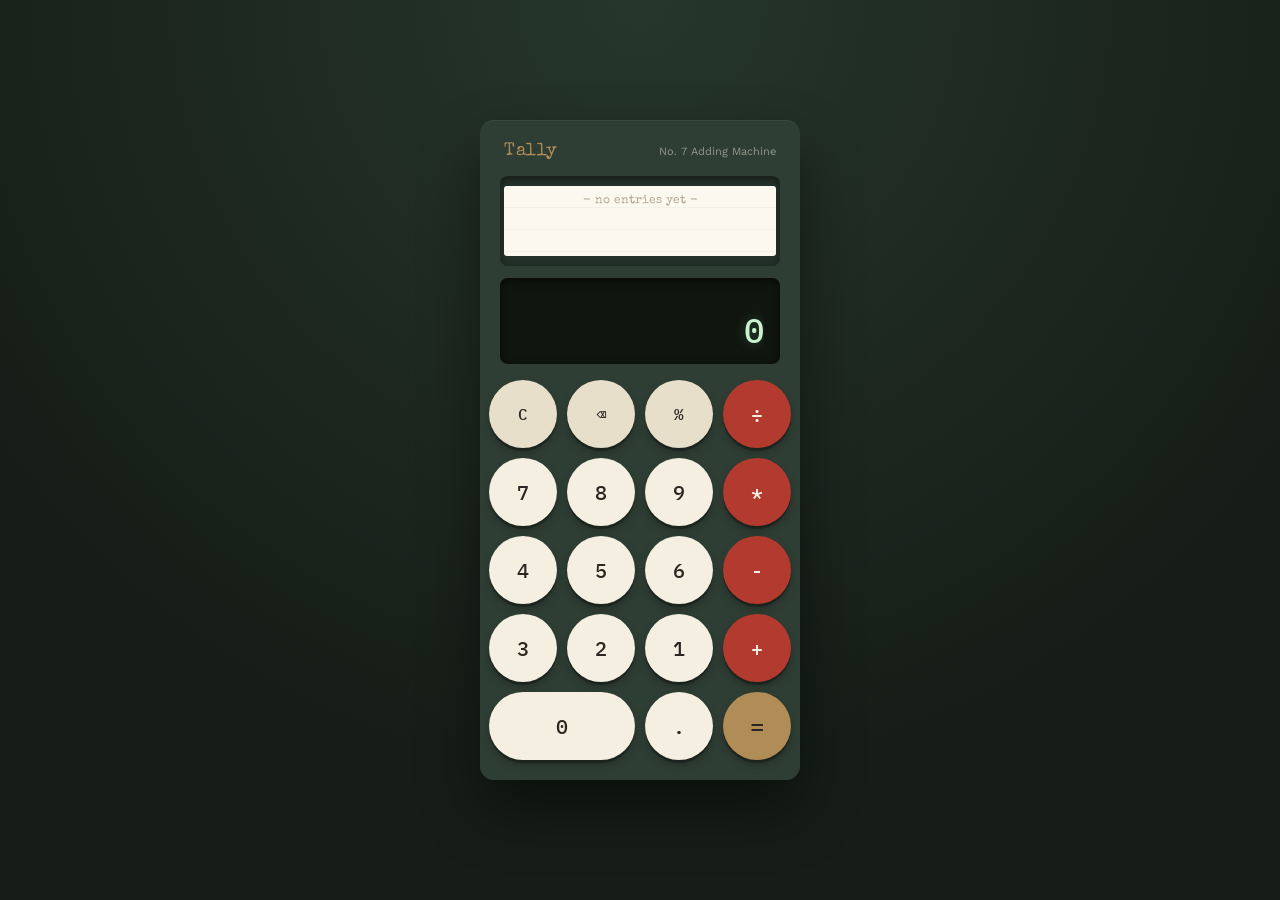
<file: OIBSIP-WebDev-L2-Calculator/index.html>
<!doctype html>
<html lang="en">
  <head>
    <meta charset="UTF-8">
    <meta name="viewport" content="width=device-width, initial-scale=1.0">
    <title> Calculator </title>
    <link rel="preconnect" href="https://fonts.googleapis.com">
    <link rel="preconnect" href="https://fonts.gstatic.com" crossorigin>
    <link href="https://fonts.googleapis.com/css2?family=IBM+Plex+Mono:wght@400;500;600&family=Special+Elite&family=Work+Sans:wght@400;500;600&display=swap" rel="stylesheet">
    <link rel="stylesheet" href="style.css">
  </head>
</body>
<main class="machine">
  <header class="machine-label">
    <span class="brand">Tally</span>
    <span class="model"> No. 7 Adding Machine</span>
  </header>

  <section class="tape-window" aria-label="Calculation history">
    <div class="tape" id="tape">
      <p class="tape-line tape-empty" id="tapeEmpty">- no entries yet -</p>
    </div>
    </section>
    
    <section class="display-panel">
      <div class="display-secondary" id="displaySecondary" aria-live="polite"></div>
      <div class="display-main" id="displayMain" aria-live="polite"></div>
      </section>

      <section class="keypad" id="keypad">
        <button class="key key-func" data-action="clear">C</button>
        <button class="key key-func" data-action="backspace">⌫</button>
        <button class="key key-func" data-action="percent">%</button>
        <button class="key key-op" data-action="op"  data-op="÷">÷</button>

        <button class="key key-num" data-action="num" data-num="7">7</button>
        <button class="key key-num" data-action="num" data-num="8">8</button>
        <button class="key key-num" data-action="num" data-num="9">9</button>
        <button class="key key-op" data-action="op" data-op="*">*</button>

        <button class="key key-num" data-action="num" data-num="4">4</button>
        <button class="key key-num" data-action="num" data-num="5">5</button>
        <button class="key key-num" data-action="num" data-num="6">6</button>
        <button class="key key-op" data-action="op" data-op="-">-</button>

        <button class="key key-num" data-action="num" data-num="3">3</button>
        <button class="key key-num" data-action="num" data-num="2">2</button>
        <button class="key key-num" data-action="num" data-num="1">1</button>
        <button class="key key-op" data-action="op" data-op="+">+</button>

        <button class="key key-num key-zero" data-action="num" data-num="0">0</button>
      <button class="key key-num" data-action="decimal">.</button>
      <button class="key key-equals" data-action="equals">=</button>
    </section>
  </main>
  <script src="script.js"></script>
</body>
</html>
</file>
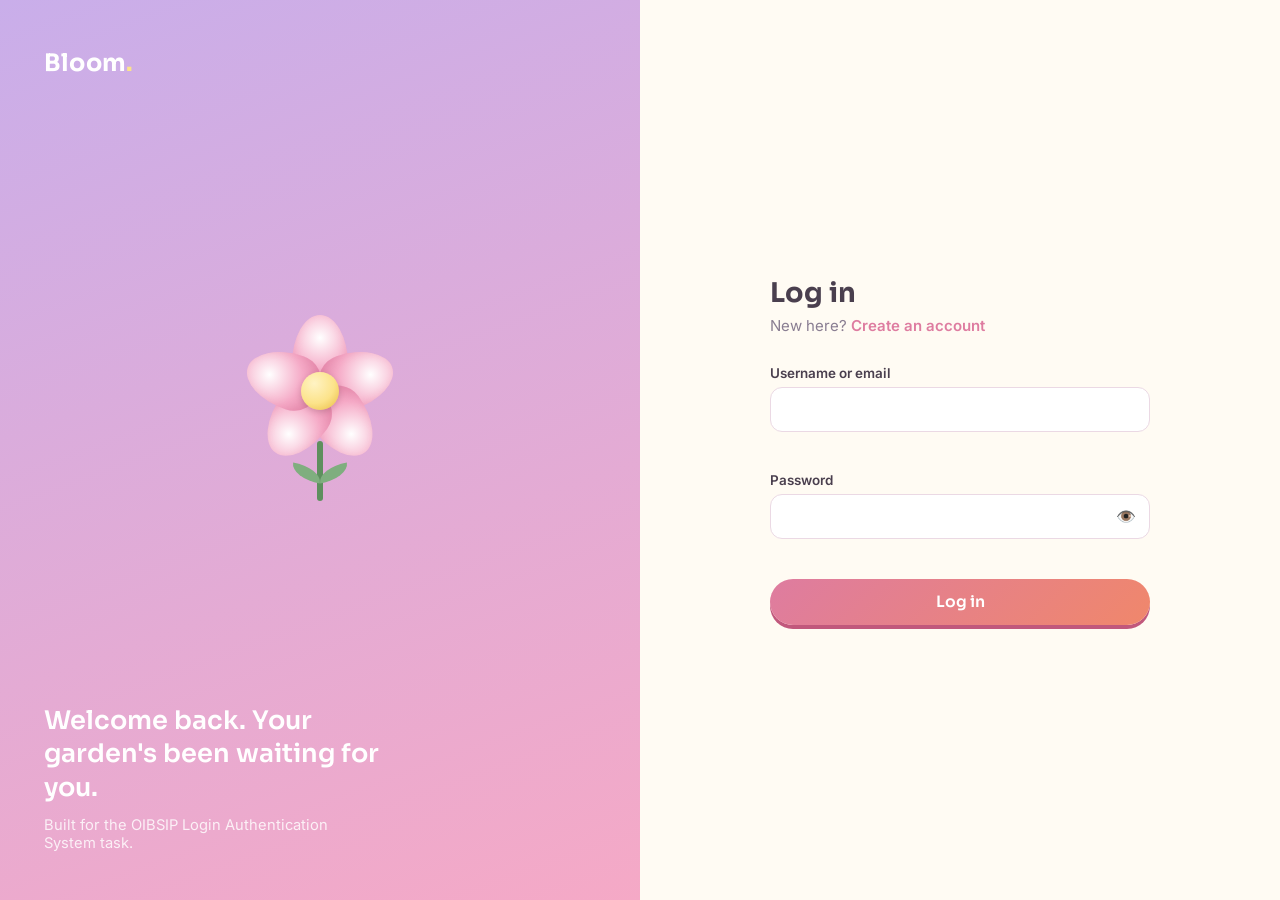
<file: WebDev-L2-Login-Authentication-System/index.html>
<!doctype html>
<html lang="en">
  <head>
    <meta charset="UTF-8" />
    <meta name="viewport" content="width=device-width, initial-scale=1.0" />
    <title>Log in</title>
    <link rel="preconnect" href="https://fonts.googleapis.com" />
    <link rel="preconnect" href="https://fonts.gstatic.com" crossorigin />
    <link
      href="https://fonts.googleapis.com/css2?family=Sora:wght@600;700&family=Inter:wght@400;500;600;700&display=swap"
      rel="stylesheet"
    />
    <link rel="stylesheet" href="style.css" />
  </head>
  <body>
    <div class="auth-shell">
      <div class="brand-panel">
        <div class="petal-field" aria-hidden="true">
          <span
            class="petal"
            style="left: 6%; animation-duration: 9s; animation-delay: 0s"
            >🌸</span
          >
          <span
            class="petal"
            style="left: 22%; animation-duration: 11s; animation-delay: 2s"
            >🌷</span
          >
          <span
            class="petal"
            style="left: 40%; animation-duration: 8s; animation-delay: 4s"
            >🌼</span
          >
          <span
            class="petal"
            style="left: 65%; animation-duration: 10s; animation-delay: 1s"
            >🌺</span
          >
          <span
            class="petal"
            style="left: 82%; animation-duration: 9.5s; animation-delay: 3s"
            >🌸</span
          >
        </div>

        <div class="brand-mark">Bloom<span>.</span></div>

        <div class="flower-illustration" aria-hidden="true">
          <div class="stem"></div>
          <div class="leaf leaf-left"></div>
          <div class="leaf leaf-right"></div>
          <div class="bloom">
            <div class="petal"></div>
            <div class="petal"></div>
            <div class="petal"></div>
            <div class="petal"></div>
            <div class="petal"></div>
            <div class="center"></div>
          </div>
        </div>

        <div class="brand-tagline">
          <h2>Welcome back. Your garden's been waiting for you.</h2>
          <p>Built for the OIBSIP Login Authentication System task.</p>
        </div>
      </div>

      <div class="form-panel">
        <div class="form-card">
          <h1>Log in</h1>
          <p class="subtext">
            New here? <a href="register.html">Create an account</a>
          </p>

          <div class="form-banner" id="formBanner" role="alert"></div>

          <form id="loginForm" novalidate>
            <div class="field" id="identifierField">
              <label for="identifier">Username or email</label>
              <input
                type="text"
                id="identifier"
                name="identifier"
                required
                autocomplete="username"
              />
              <p class="field-error" id="identifierError"></p>
            </div>

            <div class="field" id="passwordField">
              <label for="password">Password</label>
              <div class="password-wrap">
                <input
                  type="password"
                  id="password"
                  name="password"
                  required
                  autocomplete="current-password"
                />
                <button
                  type="button"
                  class="toggle-visibility"
                  data-target="password"
                  aria-label="Show password"
                >
                  👁️
                </button>
              </div>
              <p class="field-error" id="passwordError"></p>
            </div>

            <button type="submit" class="btn-primary" id="loginBtn">
              Log in
            </button>
          </form>
        </div>
      </div>
    </div>

    <script src="auth.js"></script>
    <script>
      (function () {
        const form = document.getElementById("loginForm");
        const identifierInput = document.getElementById("identifier");
        const passwordInput = document.getElementById("password");
        const banner = document.getElementById("formBanner");
        const loginBtn = document.getElementById("loginBtn");

        function setBanner(message, type) {
          banner.textContent = message;
          banner.className = `form-banner show ${type}`;
        }

        function clearFieldError(fieldId, errorId) {
          document.getElementById(fieldId).classList.remove("has-error");
          document.getElementById(errorId).textContent = "";
        }

        function setFieldError(fieldId, errorId, message) {
          document.getElementById(fieldId).classList.add("has-error");
          document.getElementById(errorId).textContent = message;
        }

        document.querySelectorAll(".toggle-visibility").forEach((btn) => {
          btn.addEventListener("click", () => {
            const target = document.getElementById(btn.dataset.target);
            const isHidden = target.type === "password";
            target.type = isHidden ? "text" : "password";
            btn.textContent = isHidden ? "🙈" : "👁️";
          });
        });

        // If already logged in, skip straight to the dashboard.
        if (getSession()) {
          window.location.href = "dashboard.html";
        }

        form.addEventListener("submit", async (e) => {
          e.preventDefault();
          banner.className = "form-banner";
          clearFieldError("identifierField", "identifierError");
          clearFieldError("passwordField", "passwordError");

          const identifier = identifierInput.value.trim();
          const password = passwordInput.value;

          let hasError = false;
          if (!identifier) {
            setFieldError(
              "identifierField",
              "identifierError",
              "Enter your username or email.",
            );
            hasError = true;
          }
          if (!password) {
            setFieldError(
              "passwordField",
              "passwordError",
              "Enter your password.",
            );
            hasError = true;
          }
          if (hasError) return;

          loginBtn.disabled = true;
          loginBtn.textContent = "Checking…";

          const result = await verifyLogin({ identifier, password });

          if (!result.ok) {
            setBanner(result.message, "error");
            loginBtn.disabled = false;
            loginBtn.textContent = "Log in";
            return;
          }

          startSession(result.user.username);
          setBanner("Welcome back! Redirecting…", "success");
          setTimeout(() => {
            window.location.href = "dashboard.html";
          }, 700);
        });
      })();
    </script>
  </body>
</html>
</file>
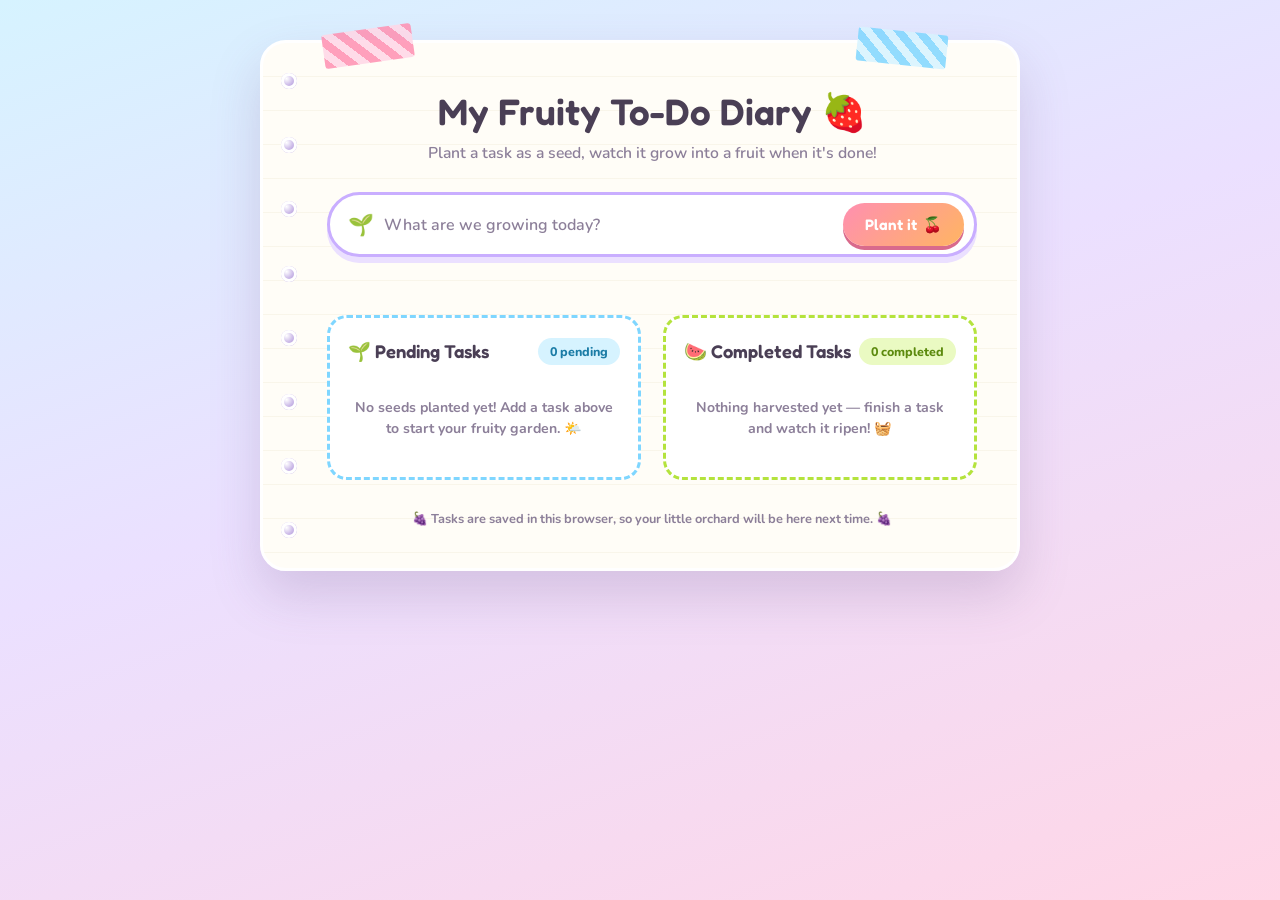
<file: WebDev-L2-ToDoApp/index.html>
<!doctype html>
<html lang="en">
  <head>
    <meta charset="UTF-8" />
    <meta name="viewport" content="width=device-width, initial-scale=1.0" />
    <title>To-Do Diary 🍓</title>
    <link rel="preconnect" href="https://fonts.googleapis.com" />
    <link rel="preconnect" href="https://fonts.gstatic.com" crossorigin />
    <link
      href="https://fonts.googleapis.com/css2?family=Fredoka:wght@500;600;700&family=Nunito:wght@400;600;700;800&display=swap"
      rel="stylesheet"
    />
    <link rel="stylesheet" href="style.css" />
  </head>
  <body>
    <!-- floating decorative fruits -->
    <div class="fruit-sky" aria-hidden="true">
      <span
        class="floaty"
        style="left: 4%; animation-duration: 9s; animation-delay: 0s"
        >🍓</span
      >
      <span
        class="floaty"
        style="left: 15%; animation-duration: 11s; animation-delay: 1.5s"
        >🍋</span
      >
      <span
        class="floaty"
        style="left: 28%; animation-duration: 8s; animation-delay: 3s"
        >🍊</span
      >
      <span
        class="floaty"
        style="left: 70%; animation-duration: 10s; animation-delay: 0.8s"
        >🍇</span
      >
      <span
        class="floaty"
        style="left: 85%; animation-duration: 9.5s; animation-delay: 2.2s"
        >🥝</span
      >
      <span
        class="floaty"
        style="left: 92%; animation-duration: 12s; animation-delay: 1s"
        >🍉</span
      >
      <span
        class="floaty"
        style="left: 50%; animation-duration: 10.5s; animation-delay: 2.6s"
        >🍒</span
      >
    </div>

    <div class="diary">
      <!-- washi tape corners -->
      <span class="tape tape-pink" aria-hidden="true"></span>
      <span class="tape tape-blue" aria-hidden="true"></span>

      <!-- spiral binding -->
      <div class="spiral" aria-hidden="true">
        <span></span><span></span><span></span><span></span><span></span
        ><span></span><span></span><span></span>
      </div>

      <header class="diary-header">
        <h1>My Fruity To-Do Diary <span class="wiggle-emoji">🍓</span></h1>
        <p class="subtitle">
          Plant a task as a seed, watch it grow into a fruit when it's done!
        </p>
      </header>

      <form id="addForm" class="add-row" autocomplete="off">
        <span class="input-fruit" aria-hidden="true">🌱</span>
        <input
          type="text"
          id="taskInput"
          placeholder="What are we growing today?"
          maxlength="80"
          required
        />
        <button type="submit" class="btn-add">
          <span>Plant it</span> <span aria-hidden="true">🍒</span>
        </button>
      </form>

      <p id="formHint" class="form-hint" role="status" aria-live="polite"></p>

      <main class="lists-wrap">
        <section class="list-card list-pending">
          <div class="list-head">
            <h2>🌱 Pending Tasks</h2>
            <span class="count-pill" id="pendingCount">0 pending</span>
          </div>
          <ul id="pendingList" class="task-list"></ul>
          <p class="empty-state" id="pendingEmpty">
            No seeds planted yet! Add a task above to start your fruity garden.
            🌤️
          </p>
        </section>

        <section class="list-card list-done">
          <div class="list-head">
            <h2>🍉 Completed Tasks</h2>
            <span class="count-pill count-pill-done" id="completedCount"
              >0 completed</span
            >
          </div>
          <ul id="completedList" class="task-list"></ul>
          <p class="empty-state" id="completedEmpty">
            Nothing harvested yet — finish a task and watch it ripen! 🧺
          </p>
        </section>
      </main>

      <footer class="diary-footer">
        <p>
          🍇 Tasks are saved in this browser, so your little orchard will be
          here next time. 🍇
        </p>
      </footer>
    </div>

    <!-- template for a single task item -->
    <template id="taskTemplate">
      <li class="task-item">
        <button
          class="fruit-toggle"
          type="button"
          aria-label="Mark task complete"
        >
          <span class="fruit-icon">🌱</span>
        </button>
        <div class="task-body">
          <p class="task-text"></p>
          <input class="task-edit-input" type="text" maxlength="80" hidden />
          <p class="task-timestamp"></p>
        </div>
        <div class="task-actions">
          <button
            class="icon-btn edit-btn"
            type="button"
            title="Edit task"
            aria-label="Edit task"
          >
            ✏️
          </button>
          <button
            class="icon-btn save-btn"
            type="button"
            title="Save edit"
            aria-label="Save edit"
            hidden
          >
            💾
          </button>
          <button
            class="icon-btn delete-btn"
            type="button"
            title="Delete task"
            aria-label="Delete task"
          >
            🗑️
          </button>
        </div>
      </li>
    </template>

    <script src="script.js"></script>
  </body>
</html>
</file>
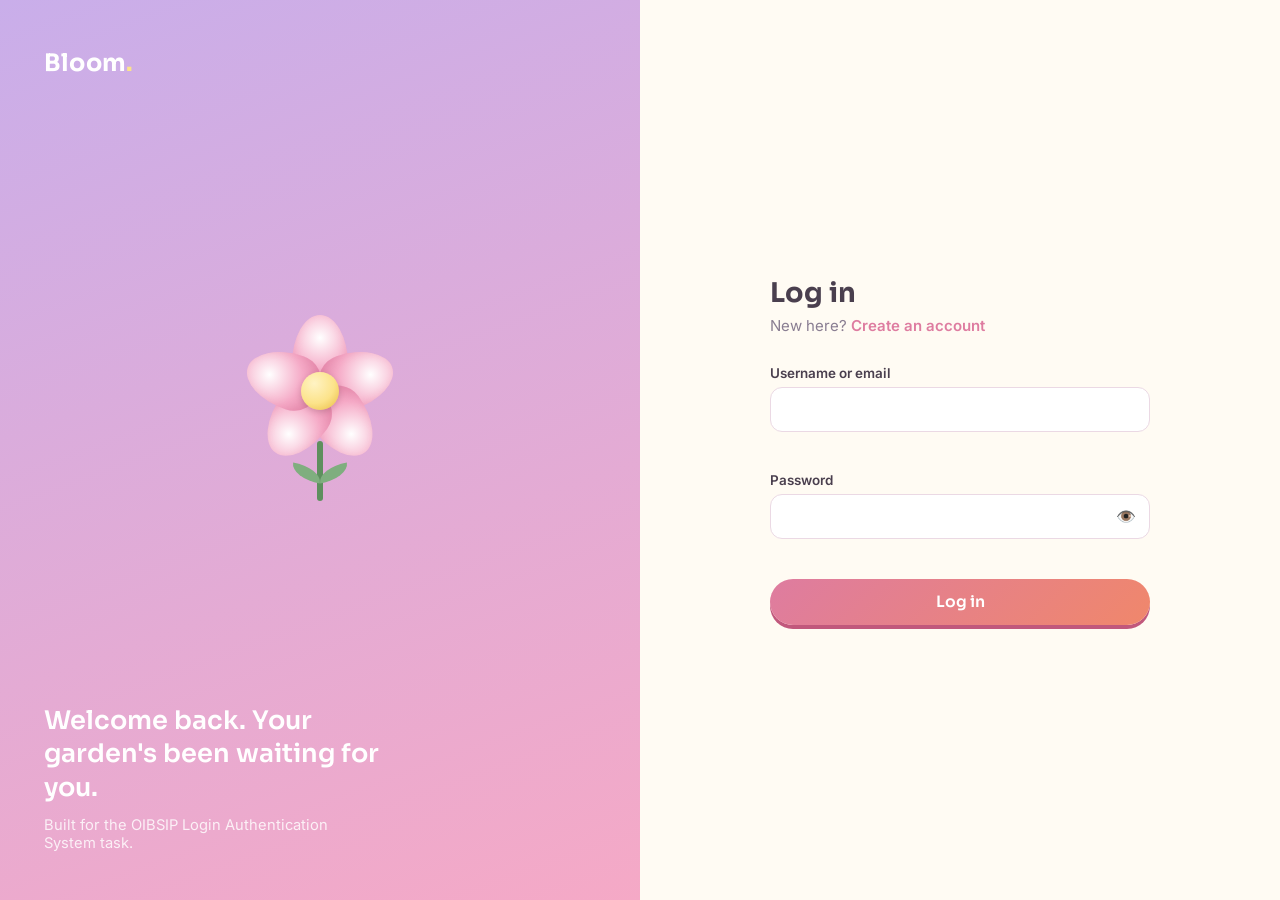
<file: WebDev-L2-Login-Authentication-System/dashboard.html>
<!doctype html>
<html lang="en">
  <head>
    <meta charset="UTF-8" />
    <meta name="viewport" content="width=device-width, initial-scale=1.0" />
    <title>Dashboard — Bloom</title>
    <link rel="preconnect" href="https://fonts.googleapis.com" />
    <link rel="preconnect" href="https://fonts.gstatic.com" crossorigin />
    <link
      href="https://fonts.googleapis.com/css2?family=Sora:wght@600;700&family=Inter:wght@400;500;600;700&display=swap"
      rel="stylesheet"
    />
    <link rel="stylesheet" href="style.css" />
    <script src="auth.js"></script>
    <script>
      // Route guard: runs immediately, before the page paints, so an
      // unauthenticated visitor never sees dashboard content flash on screen.
      if (!getSession()) {
        window.location.replace("index.html");
      }
    </script>
  </head>
  <body>
    <div class="dashboard-shell" id="dashboardShell" style="display: none">
      <nav class="dashboard-nav">
        <div class="brand-mark">Bloom<span>.</span></div>
        <button class="btn-logout" id="logoutBtn">Log out</button>
      </nav>

      <main class="dashboard-main">
        <div class="welcome-card">
          <h1 id="welcomeHeading">Welcome back!</h1>
          <p class="welcome-sub">
            🌼 You're seeing this page because you're securely logged in.
          </p>

          <div class="account-grid">
            <div class="account-stat">
              <div class="stat-label">Username</div>
              <div class="stat-value" id="statUsername">—</div>
            </div>
            <div class="account-stat">
              <div class="stat-label">Email</div>
              <div class="stat-value" id="statEmail">—</div>
            </div>
            <div class="account-stat">
              <div class="stat-label">Account created</div>
              <div class="stat-value" id="statCreated">—</div>
            </div>
            <div class="account-stat">
              <div class="stat-label">This session started</div>
              <div class="stat-value" id="statSession">—</div>
            </div>
          </div>
        </div>
      </main>
    </div>

    <script>
      (function () {
        const session = getSession();
        // Guard already redirected in <head> if there's no session, but this
        // covers the moment between that check and this script running.
        if (!session) return;

        const user = findUserByIdentifier(session.username);
        if (!user) {
          // Session points at a user that no longer exists (e.g. storage was
          // cleared) — treat as logged out.
          endSession();
          window.location.replace("index.html");
          return;
        }

        document.getElementById("welcomeHeading").textContent =
          `Welcome back, ${user.username}!`;
        document.getElementById("statUsername").textContent = user.username;
        document.getElementById("statEmail").textContent = user.email;
        document.getElementById("statCreated").textContent = new Date(
          user.createdAt,
        ).toLocaleString();
        document.getElementById("statSession").textContent = new Date(
          session.loginAt,
        ).toLocaleString();

        document.getElementById("dashboardShell").style.display = "block";

        document.getElementById("logoutBtn").addEventListener("click", () => {
          endSession();
          window.location.href = "index.html";
        });
      })();
    </script>
  </body>
</html>
</file>
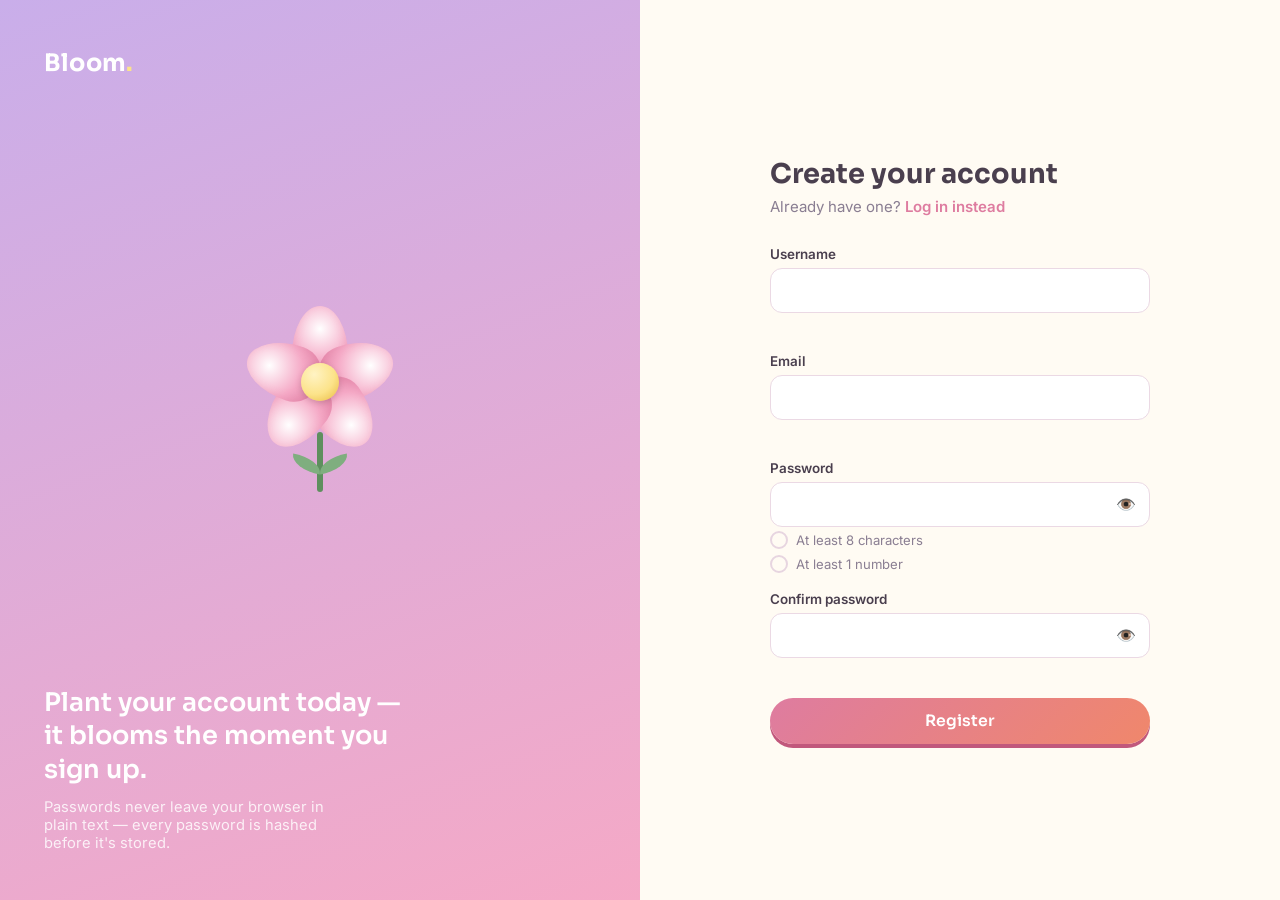
<file: WebDev-L2-Login-Authentication-System/register.html>
<!doctype html>
<html lang="en">
  <head>
    <meta charset="UTF-8" />
    <meta name="viewport" content="width=device-width, initial-scale=1.0" />
    <title>Create an account — Bloom</title>
    <link rel="preconnect" href="https://fonts.googleapis.com" />
    <link rel="preconnect" href="https://fonts.gstatic.com" crossorigin />
    <link
      href="https://fonts.googleapis.com/css2?family=Sora:wght@600;700&family=Inter:wght@400;500;600;700&display=swap"
      rel="stylesheet"
    />
    <link rel="stylesheet" href="style.css" />
  </head>
  <body>
    <div class="auth-shell">
      <div class="brand-panel">
        <div class="petal-field" aria-hidden="true">
          <span
            class="petal"
            style="left: 10%; animation-duration: 9.5s; animation-delay: 0.5s"
            >🌷</span
          >
          <span
            class="petal"
            style="left: 28%; animation-duration: 8s; animation-delay: 2.5s"
            >🌸</span
          >
          <span
            class="petal"
            style="left: 48%; animation-duration: 10.5s; animation-delay: 1s"
            >🌺</span
          >
          <span
            class="petal"
            style="left: 70%; animation-duration: 9s; animation-delay: 3.5s"
            >🌼</span
          >
          <span
            class="petal"
            style="left: 88%; animation-duration: 11s; animation-delay: 0s"
            >🌷</span
          >
        </div>

        <div class="brand-mark">Bloom<span>.</span></div>

        <div class="flower-illustration" aria-hidden="true">
          <div class="stem"></div>
          <div class="leaf leaf-left"></div>
          <div class="leaf leaf-right"></div>
          <div class="bloom">
            <div class="petal"></div>
            <div class="petal"></div>
            <div class="petal"></div>
            <div class="petal"></div>
            <div class="petal"></div>
            <div class="center"></div>
          </div>
        </div>

        <div class="brand-tagline">
          <h2>Plant your account today — it blooms the moment you sign up.</h2>
          <p>
            Passwords never leave your browser in plain text — every password is
            hashed before it's stored.
          </p>
        </div>
      </div>

      <div class="form-panel">
        <div class="form-card">
          <h1>Create your account</h1>
          <p class="subtext">
            Already have one? <a href="index.html">Log in instead</a>
          </p>

          <div class="form-banner" id="formBanner" role="alert"></div>

          <form id="registerForm" novalidate>
            <div class="field" id="usernameField">
              <label for="username">Username</label>
              <input
                type="text"
                id="username"
                name="username"
                required
                maxlength="24"
                autocomplete="username"
              />
              <p class="field-error" id="usernameError"></p>
            </div>

            <div class="field" id="emailField">
              <label for="email">Email</label>
              <input
                type="email"
                id="email"
                name="email"
                required
                autocomplete="email"
              />
              <p class="field-error" id="emailError"></p>
            </div>

            <div class="field" id="passwordField">
              <label for="password">Password</label>
              <div class="password-wrap">
                <input
                  type="password"
                  id="password"
                  name="password"
                  required
                  autocomplete="new-password"
                />
                <button
                  type="button"
                  class="toggle-visibility"
                  data-target="password"
                  aria-label="Show password"
                >
                  👁️
                </button>
              </div>
              <ul class="requirements">
                <li id="reqLength">
                  <span class="req-dot">✓</span> At least 8 characters
                </li>
                <li id="reqNumber">
                  <span class="req-dot">✓</span> At least 1 number
                </li>
              </ul>
            </div>

            <div class="field" id="confirmField">
              <label for="confirmPassword">Confirm password</label>
              <div class="password-wrap">
                <input
                  type="password"
                  id="confirmPassword"
                  name="confirmPassword"
                  required
                  autocomplete="new-password"
                />
                <button
                  type="button"
                  class="toggle-visibility"
                  data-target="confirmPassword"
                  aria-label="Show password"
                >
                  👁️
                </button>
              </div>
              <p class="field-error" id="confirmError"></p>
            </div>

            <button type="submit" class="btn-primary" id="registerBtn">
              Register
            </button>
          </form>
        </div>
      </div>
    </div>

    <script src="auth.js"></script>
    <script>
      (function () {
        const form = document.getElementById("registerForm");
        const usernameInput = document.getElementById("username");
        const emailInput = document.getElementById("email");
        const passwordInput = document.getElementById("password");
        const confirmInput = document.getElementById("confirmPassword");
        const banner = document.getElementById("formBanner");
        const registerBtn = document.getElementById("registerBtn");

        const reqLength = document.getElementById("reqLength");
        const reqNumber = document.getElementById("reqNumber");

        function setBanner(message, type) {
          banner.textContent = message;
          banner.className = `form-banner show ${type}`;
        }

        function clearFieldError(fieldId, errorId) {
          document.getElementById(fieldId).classList.remove("has-error");
          document.getElementById(errorId).textContent = "";
        }

        function setFieldError(fieldId, errorId, message) {
          document.getElementById(fieldId).classList.add("has-error");
          document.getElementById(errorId).textContent = message;
        }

        // Live password requirement checklist
        passwordInput.addEventListener("input", () => {
          const rules = passwordMeetsRules(passwordInput.value);
          reqLength.classList.toggle("met", rules.length);
          reqNumber.classList.toggle("met", rules.hasNumber);
        });

        // Show/hide password toggles
        document.querySelectorAll(".toggle-visibility").forEach((btn) => {
          btn.addEventListener("click", () => {
            const target = document.getElementById(btn.dataset.target);
            const isHidden = target.type === "password";
            target.type = isHidden ? "text" : "password";
            btn.textContent = isHidden ? "🙈" : "👁️";
          });
        });

        form.addEventListener("submit", async (e) => {
          e.preventDefault();
          banner.className = "form-banner";

          [
            ["usernameField", "usernameError"],
            ["emailField", "emailError"],
            ["confirmField", "confirmError"],
          ].forEach(([f, err]) => clearFieldError(f, err));

          const username = usernameInput.value.trim();
          const email = emailInput.value.trim();
          const password = passwordInput.value;
          const confirmPassword = confirmInput.value;

          let hasError = false;

          if (!username) {
            setFieldError(
              "usernameField",
              "usernameError",
              "Username is required.",
            );
            hasError = true;
          }

          if (!email) {
            setFieldError("emailField", "emailError", "Email is required.");
            hasError = true;
          } else if (!/^[^\s@]+@[^\s@]+\.[^\s@]+$/.test(email)) {
            setFieldError(
              "emailField",
              "emailError",
              "Enter a valid email address.",
            );
            hasError = true;
          }

          if (!isPasswordValid(password)) {
            setBanner(
              "Password must be at least 8 characters and include a number.",
              "error",
            );
            hasError = true;
          }

          if (password !== confirmPassword) {
            setFieldError(
              "confirmField",
              "confirmError",
              "Passwords do not match.",
            );
            hasError = true;
          }

          if (hasError) return;

          registerBtn.disabled = true;
          registerBtn.textContent = "Creating account…";

          const result = await registerUser({ username, email, password });

          if (!result.ok) {
            setBanner(result.message, "error");
            registerBtn.disabled = false;
            registerBtn.textContent = "Register";
            return;
          }

          setBanner("Account created! Redirecting you to log in…", "success");
          setTimeout(() => {
            window.location.href = "index.html";
          }, 1100);
        });
      })();
    </script>
  </body>
</html>
</file>
<file: OIBSIP-WebDev-L2-Calculator/style.css>
:root {
  --forest: #2f3e34;
  --forest-dark: #24312a;
  --cream: #f4efe1;
  --cream-dim: #e7dfc9;
  --ink: #2b2621;
  --brass: #b08d57;
  --red: #b23a2e;
  --red-dark: #8f2c22;
  --paper: #fbf8f0;
}

* {
  box-sizing: border-box;
  margin: 0;
  padding: 0;
}

html,
body {
  height: 100%;
}

body {
  display: flex;
  align-items: center;
  justify-content: center;
  background: #1b241e;
  background-image: radial-gradient(circle at 50% 0%, #26362b 0%, #161d18 70%);
  font-family: "Work Sans", sans-serif;
  padding: 24px;
}

/* Fixed-width card. This will NEVER stretch to fill the screen. */
.machine {
  width: 320px;
  flex-shrink: 0;
  background: var(--forest);
  border-radius: 14px;
  padding: 20px;
  box-shadow:
    0 30px 60px rgba(0, 0, 0, 0.45),
    inset 0 1px 0 rgba(255, 255, 255, 0.06);
}

.machine-label {
  display: flex;
  justify-content: space-between;
  align-items: baseline;
  padding: 2px 4px 16px;
}

.brand {
  font-family: "Special Elite", cursive;
  color: var(--brass);
  font-size: 18px;
  letter-spacing: 0.03em;
}

.model {
  font-size: 11px;
  color: rgba(244, 239, 225, 0.5);
}

/* ---------- Paper tape ---------- */
.tape-window {
  background: var(--forest-dark);
  border-radius: 8px;
  padding: 10px 4px;
  margin-bottom: 12px;
  box-shadow: inset 0 3px 8px rgba(0, 0, 0, 0.4);
}

.tape {
  height: 70px;
  overflow-y: auto;
  padding: 4px 14px;
  background: var(--paper);
  background-image: repeating-linear-gradient(
    to bottom,
    var(--paper) 0px,
    var(--paper) 21px,
    #f0ead9 22px
  );
  border-radius: 3px;
}

.tape-line {
  font-family: "Special Elite", cursive;
  font-size: 13px;
  color: var(--ink);
  line-height: 22px;
  display: flex;
  justify-content: space-between;
  gap: 10px;
  white-space: nowrap;
}

.tape-line.tape-empty {
  color: #b4a98f;
  justify-content: center;
  font-size: 12px;
}

.tape-line .tape-result {
  color: var(--red-dark);
  font-weight: 700;
}

/* ---------- Display ---------- */
.display-panel {
  background: #10160f;
  border-radius: 8px;
  padding: 14px 16px 12px;
  margin-bottom: 16px;
  box-shadow: inset 0 2px 10px rgba(0, 0, 0, 0.6);
  text-align: right;
  overflow: hidden;
}

.display-secondary {
  font-family: "IBM Plex Mono", monospace;
  font-size: 13px;
  color: rgba(180, 219, 190, 0.55);
  min-height: 16px;
}

.display-main {
  font-family: "IBM Plex Mono", monospace;
  font-size: 34px;
  font-weight: 500;
  color: #c9f2ce;
  overflow-x: auto;
  white-space: nowrap;
  text-shadow: 0 0 12px rgba(160, 230, 170, 0.25);
}

.display-main.is-error {
  color: #f0a093;
  font-size: 20px;
}

/* ---------- Keypad ---------- */
/* Every column and row is a FIXED 68px — this is what keeps every button
   exactly the same size no matter what content is inside it. */
.keypad {
  display: grid;
  grid-template-columns: repeat(4, 68px);
  grid-auto-rows: 68px;
  gap: 10px;
  justify-content: center;
}

.key {
  width: 68px;
  height: 68px;
  border: none;
  border-radius: 50%;
  font-family: "IBM Plex Mono", monospace;
  font-size: 20px;
  font-weight: 500;
  cursor: pointer;
  transition:
    transform 0.08s ease,
    filter 0.15s ease;
  box-shadow:
    0 3px 0 rgba(0, 0, 0, 0.28),
    0 5px 8px rgba(0, 0, 0, 0.25);
}

.key:active {
  transform: translateY(2px);
  box-shadow:
    0 1px 0 rgba(0, 0, 0, 0.28),
    0 2px 4px rgba(0, 0, 0, 0.2);
}

.key-num {
  background: var(--cream);
  color: var(--ink);
}

.key-num:hover {
  background: #ffffff;
}

.key-func {
  background: var(--cream-dim);
  color: var(--ink);
  font-size: 16px;
}

.key-func:hover {
  filter: brightness(1.05);
}

.key-op {
  background: var(--red);
  color: var(--cream);
}

.key-op:hover {
  background: var(--red-dark);
}

/* Zero spans two grid columns: 68px + gap(10px) + 68px = 146px wide,
   height stays the same 68px as every other key. */
.key-zero {
  width: 146px;
  grid-column: span 2;
  border-radius: 34px;
}

.key-equals {
  background: var(--brass);
  color: var(--ink);
  font-size: 24px;
}

.key-equals:hover {
  filter: brightness(1.08);
}

.key:focus-visible {
  outline: 3px solid #c9f2ce;
  outline-offset: 2px;
}

/* Shrink everything proportionally on very narrow phones only */
@media (max-width: 360px) {
  .machine {
    width: 280px;
    padding: 16px;
  }
  .keypad {
    grid-template-columns: repeat(4, 58px);
    grid-auto-rows: 58px;
    gap: 8px;
  }
  .key {
    width: 58px;
    height: 58px;
    font-size: 17px;
  }
  .key-zero {
    width: 124px;
  }
}
</file>
<file: WebDev-L2-Login-Authentication-System/style.css>
:root {
  --pink: #f5a9c6;
  --pink-deep: #de7ca0;
  --lavender: #c9aeea;
  --lavender-deep: #a985d6;
  --sky: #aee2f5;
  --butter: #fce38a;
  --leaf: #7fae7f;
  --leaf-deep: #5e8f5e;
  --coral: #f0876b;
  --cream: #fffbf3;
  --sand: #fcefdd;
  --ink: #4a3f4e;
  --ink-soft: #8a7e92;
  --danger: #c0392b;
}

* {
  box-sizing: border-box;
  margin: 0;
  padding: 0;
}

body {
  min-height: 100vh;
  font-family: "Inter", sans-serif;
  color: var(--ink);
  background: var(--cream);
}

a {
  color: inherit;
}

/* ---------- Page shell: split panel ---------- */
.auth-shell {
  min-height: 100vh;
  display: grid;
  grid-template-columns: 1fr 1fr;
}

/* ---------- Decorative left panel (the garden) ---------- */
.brand-panel {
  background: linear-gradient(160deg, var(--lavender) 0%, var(--pink) 100%);
  color: #ffffff;
  position: relative;
  display: flex;
  flex-direction: column;
  justify-content: space-between;
  padding: 48px 44px;
  overflow: hidden;
}

.brand-mark {
  position: relative;
  z-index: 2;
  font-family: "Sora", sans-serif;
  font-size: 1.5rem;
  font-weight: 700;
  letter-spacing: 0.01em;
}

.brand-mark span {
  color: var(--butter);
}

/* ---------- Floating petals ---------- */
.petal-field {
  position: absolute;
  inset: 0;
  overflow: hidden;
  pointer-events: none;
  z-index: 0;
}

.petal-field .petal {
  position: absolute;
  top: -8%;
  font-size: 1.4rem;
  opacity: 0.85;
  animation-name: petal-drift;
  animation-timing-function: ease-in-out;
  animation-iteration-count: infinite;
}

@keyframes petal-drift {
  0% {
    transform: translateY(0) rotate(0deg);
    opacity: 0;
  }
  10% {
    opacity: 0.9;
  }
  90% {
    opacity: 0.85;
  }
  100% {
    transform: translateY(115vh) rotate(220deg);
    opacity: 0;
  }
}

/* ---------- Blooming flower illustration ---------- */
.flower-illustration {
  position: relative;
  z-index: 2;
  align-self: center;
  width: 160px;
  height: 160px;
  animation: sway 5s ease-in-out infinite;
}

@keyframes sway {
  0%,
  100% {
    transform: rotate(-3deg);
  }
  50% {
    transform: rotate(3deg);
  }
}

.flower-illustration .stem {
  position: absolute;
  bottom: -30px;
  left: 50%;
  transform: translateX(-50%);
  width: 6px;
  height: 60px;
  background: var(--leaf-deep);
  border-radius: 3px;
}

.flower-illustration .leaf {
  position: absolute;
  bottom: -10px;
  left: 50%;
  width: 30px;
  height: 16px;
  background: var(--leaf);
  border-radius: 0 100% 0 100%;
}

.flower-illustration .leaf.leaf-left {
  transform: translate(-95%, 0) rotate(10deg);
}

.flower-illustration .leaf.leaf-right {
  transform: translate(-5%, 0) rotate(-10deg) scaleX(-1);
}

.flower-illustration .bloom {
  position: absolute;
  top: 10px;
  left: 50%;
  transform: translateX(-50%);
  width: 140px;
  height: 140px;
}

.flower-illustration .petal {
  position: absolute;
  top: 50%;
  left: 50%;
  width: 56px;
  height: 76px;
  background: radial-gradient(
    circle at 50% 30%,
    #ffffff 0%,
    var(--pink) 55%,
    var(--pink-deep) 100%
  );
  border-radius: 50% 50% 50% 50% / 65% 65% 35% 35%;
  transform-origin: 50% 100%;
  box-shadow: inset 0 -6px 10px rgba(222, 124, 160, 0.3);
}

.flower-illustration .petal:nth-child(1) {
  transform: translate(-50%, -100%) rotate(0deg);
}
.flower-illustration .petal:nth-child(2) {
  transform: translate(-50%, -100%) rotate(72deg);
}
.flower-illustration .petal:nth-child(3) {
  transform: translate(-50%, -100%) rotate(144deg);
}
.flower-illustration .petal:nth-child(4) {
  transform: translate(-50%, -100%) rotate(216deg);
}
.flower-illustration .petal:nth-child(5) {
  transform: translate(-50%, -100%) rotate(288deg);
}

.flower-illustration .center {
  position: absolute;
  top: 50%;
  left: 50%;
  transform: translate(-50%, -50%);
  width: 38px;
  height: 38px;
  border-radius: 50%;
  background: radial-gradient(
    circle at 35% 30%,
    #fff3c4 0%,
    var(--butter) 55%,
    #e8b93d 100%
  );
  box-shadow: 0 2px 6px rgba(0, 0, 0, 0.15);
  z-index: 2;
}

.brand-tagline {
  position: relative;
  z-index: 2;
}

.brand-tagline h2 {
  font-family: "Sora", sans-serif;
  font-size: 1.6rem;
  font-weight: 600;
  max-width: 20ch;
  line-height: 1.3;
}

.brand-tagline p {
  margin-top: 12px;
  color: rgba(255, 255, 255, 0.82);
  font-size: 0.92rem;
  max-width: 34ch;
}

/* ---------- Form panel ---------- */
.form-panel {
  display: flex;
  align-items: center;
  justify-content: center;
  padding: 48px 32px;
}

.form-card {
  width: 100%;
  max-width: 380px;
}

.form-card h1 {
  font-family: "Sora", sans-serif;
  font-size: 1.7rem;
  font-weight: 700;
  margin-bottom: 6px;
}

.form-card .subtext {
  color: var(--ink-soft);
  font-size: 0.94rem;
  margin-bottom: 30px;
}

.form-card .subtext a {
  color: var(--pink-deep);
  font-weight: 600;
  text-decoration: none;
}

.form-card .subtext a:hover {
  text-decoration: underline;
}

.field {
  margin-bottom: 18px;
}

.field label {
  display: block;
  font-size: 0.84rem;
  font-weight: 600;
  margin-bottom: 6px;
  color: var(--ink);
}

.field input {
  width: 100%;
  padding: 12px 14px;
  border: 1.5px solid #ebd9e4;
  border-radius: 12px;
  font-family: "Inter", sans-serif;
  font-size: 0.95rem;
  outline: none;
  transition:
    border-color 0.15s ease,
    box-shadow 0.15s ease;
  background: #ffffff;
}

.field input:focus {
  border-color: var(--pink-deep);
  box-shadow: 0 0 0 3px rgba(222, 124, 160, 0.18);
}

.field.has-error input {
  border-color: var(--danger);
}

.field-error {
  margin-top: 6px;
  font-size: 0.8rem;
  color: var(--danger);
  min-height: 16px;
}

.password-wrap {
  position: relative;
}

.password-wrap input {
  padding-right: 44px;
}

.toggle-visibility {
  position: absolute;
  right: 10px;
  top: 50%;
  transform: translateY(-50%);
  background: none;
  border: none;
  cursor: pointer;
  font-size: 1rem;
  color: var(--ink-soft);
  padding: 4px;
}

/* password requirement checklist */
.requirements {
  list-style: none;
  margin: 4px 0 18px;
  display: flex;
  flex-direction: column;
  gap: 6px;
}

.requirements li {
  font-size: 0.82rem;
  color: var(--ink-soft);
  display: flex;
  align-items: center;
  gap: 8px;
}

.requirements .req-dot {
  width: 18px;
  height: 18px;
  border-radius: 50%;
  border: 2px solid #e7d5e0;
  flex-shrink: 0;
  display: flex;
  align-items: center;
  justify-content: center;
  font-size: 0.65rem;
  color: transparent;
  transition: all 0.15s ease;
}

.requirements li.met {
  color: var(--leaf-deep);
}

.requirements li.met .req-dot {
  background: var(--leaf);
  border-color: var(--leaf);
  color: #ffffff;
}

.btn-primary {
  width: 100%;
  padding: 13px;
  border: none;
  border-radius: 999px;
  background: linear-gradient(135deg, var(--pink-deep) 0%, var(--coral) 100%);
  color: #ffffff;
  font-family: "Sora", sans-serif;
  font-weight: 600;
  font-size: 0.98rem;
  cursor: pointer;
  box-shadow: 0 4px 0 #c1587c;
  transition:
    transform 0.1s ease,
    box-shadow 0.1s ease;
}

.btn-primary:hover {
  transform: translateY(-1px);
}

.btn-primary:active {
  transform: translateY(2px);
  box-shadow: 0 2px 0 #c1587c;
}

.btn-primary:disabled {
  opacity: 0.6;
  cursor: not-allowed;
  transform: none;
}

.form-banner {
  margin-bottom: 18px;
  padding: 12px 14px;
  border-radius: 12px;
  font-size: 0.88rem;
  font-weight: 600;
  display: none;
}

.form-banner.show {
  display: block;
}

.form-banner.success {
  background: #e6f2e6;
  color: var(--leaf-deep);
}

.form-banner.error {
  background: #fce9e4;
  color: var(--danger);
}

/* ---------- Dashboard ---------- */
.dashboard-shell {
  min-height: 100vh;
  background: var(--cream);
}

.dashboard-nav {
  background: linear-gradient(120deg, var(--lavender) 0%, var(--pink) 100%);
  color: #ffffff;
  padding: 20px 40px;
  display: flex;
  justify-content: space-between;
  align-items: center;
}

.dashboard-nav .brand-mark {
  font-size: 1.25rem;
}

.btn-logout {
  background: rgba(255, 255, 255, 0.18);
  border: 1.5px solid rgba(255, 255, 255, 0.5);
  color: #ffffff;
  padding: 8px 18px;
  border-radius: 999px;
  font-family: "Inter", sans-serif;
  font-size: 0.85rem;
  font-weight: 600;
  cursor: pointer;
  transition: background 0.15s ease;
}

.btn-logout:hover {
  background: rgba(255, 255, 255, 0.3);
}

.dashboard-main {
  max-width: 720px;
  margin: 0 auto;
  padding: 56px 32px;
}

.welcome-card {
  background: #ffffff;
  border-radius: 22px;
  padding: 36px 32px;
  box-shadow: 0 20px 40px rgba(222, 124, 160, 0.15);
  border: 1px solid var(--sand);
}

.welcome-card h1 {
  font-family: "Sora", sans-serif;
  font-size: 1.7rem;
  margin-bottom: 8px;
}

.welcome-card .welcome-sub {
  color: var(--ink-soft);
  margin-bottom: 26px;
}

.account-grid {
  display: grid;
  grid-template-columns: 1fr 1fr;
  gap: 16px;
}

.account-stat {
  background: var(--sand);
  border-radius: 14px;
  padding: 16px 18px;
  border-left: 4px solid var(--pink);
}

.account-stat:nth-child(2) {
  border-left-color: var(--lavender);
}
.account-stat:nth-child(3) {
  border-left-color: var(--leaf);
}
.account-stat:nth-child(4) {
  border-left-color: var(--butter);
}

.account-stat .stat-label {
  font-size: 0.76rem;
  text-transform: uppercase;
  letter-spacing: 0.06em;
  color: var(--ink-soft);
  font-weight: 700;
  margin-bottom: 6px;
}

.account-stat .stat-value {
  font-family: "Sora", sans-serif;
  font-size: 1.05rem;
  font-weight: 600;
  word-break: break-word;
}

.loading-check {
  min-height: 100vh;
  display: flex;
  align-items: center;
  justify-content: center;
  color: var(--ink-soft);
  font-family: "Inter", sans-serif;
}

/* ---------- Responsive ---------- */
@media (max-width: 860px) {
  .auth-shell {
    grid-template-columns: 1fr;
  }
  .brand-panel {
    min-height: 240px;
    padding: 32px;
  }
  .flower-illustration {
    width: 110px;
    height: 110px;
  }
  .flower-illustration .petal {
    width: 42px;
    height: 58px;
  }
  .flower-illustration .center {
    width: 28px;
    height: 28px;
  }
  .brand-tagline h2 {
    font-size: 1.25rem;
  }
}

@media (max-width: 480px) {
  .account-grid {
    grid-template-columns: 1fr;
  }
  .dashboard-nav {
    padding: 16px 20px;
  }
  .dashboard-main {
    padding: 40px 18px;
  }
}

@media (prefers-reduced-motion: reduce) {
  .flower-illustration,
  .petal-field .petal {
    animation: none;
  }
}
</file>
<file: WebDev-L2-ToDoApp/style.css>
:root {
  --pink: #ff8fb1;
  --pink-soft: #ffd6e6;
  --yellow: #ffe066;
  --yellow-soft: #fff3c4;
  --sky: #7fd6ff;
  --sky-soft: #d6f3ff;
  --orange: #ffb562;
  --orange-soft: #ffe3c2;
  --lime: #b4e33d;
  --lime-soft: #eafac2;
  --lavender: #c9aeff;
  --lavender-soft: #ebe0ff;
  --ink: #4a3f55;
  --ink-soft: #8c7f99;
  --paper: #fffdf7;
}

* {
  box-sizing: border-box;
  margin: 0;
  padding: 0;
}

body {
  min-height: 100vh;
  background: linear-gradient(
    160deg,
    var(--sky-soft) 0%,
    var(--lavender-soft) 45%,
    var(--pink-soft) 100%
  );
  font-family: "Nunito", sans-serif;
  color: var(--ink);
  padding: 40px 16px 60px;
  position: relative;
  overflow-x: hidden;
}

h1,
h2 {
  font-family: "Fredoka", sans-serif;
  font-weight: 600;
}

/* ---------- Floating background fruit ---------- */
.fruit-sky {
  position: fixed;
  inset: 0;
  pointer-events: none;
  overflow: hidden;
  z-index: 0;
}

.floaty {
  position: absolute;
  top: -10%;
  font-size: 1.8rem;
  opacity: 0.55;
  animation-name: bob-float;
  animation-timing-function: ease-in-out;
  animation-iteration-count: infinite;
}

@keyframes bob-float {
  0% {
    transform: translateY(0) rotate(0deg);
  }
  50% {
    transform: translateY(60vh) rotate(15deg);
  }
  100% {
    transform: translateY(0) rotate(-10deg);
  }
}

/* ---------- Diary card ---------- */
.diary {
  position: relative;
  z-index: 1;
  max-width: 760px;
  margin: 0 auto;
  background: repeating-linear-gradient(
    to bottom,
    var(--paper) 0px,
    var(--paper) 33px,
    #f3eedd 34px
  );
  border-radius: 26px;
  padding: 46px 40px 40px 64px;
  box-shadow: 0 24px 50px rgba(120, 90, 140, 0.22);
  border: 3px solid #ffffff;
}

/* spiral binding */
.spiral {
  position: absolute;
  left: 18px;
  top: 30px;
  bottom: 30px;
  display: flex;
  flex-direction: column;
  justify-content: space-between;
}

.spiral span {
  width: 16px;
  height: 16px;
  border-radius: 50%;
  background: radial-gradient(
    circle at 35% 35%,
    #ffffff 0%,
    #cbb9e8 45%,
    #9b7fc9 100%
  );
  box-shadow: inset 0 0 0 3px #ffffff;
}

/* washi tape */
.tape {
  position: absolute;
  width: 90px;
  height: 34px;
  opacity: 0.85;
  border-radius: 3px;
}

.tape-pink {
  top: -14px;
  left: 60px;
  background: repeating-linear-gradient(
    45deg,
    var(--pink) 0 8px,
    var(--pink-soft) 8px 16px
  );
  transform: rotate(-8deg);
}

.tape-blue {
  top: -12px;
  right: 70px;
  background: repeating-linear-gradient(
    45deg,
    var(--sky) 0 8px,
    var(--sky-soft) 8px 16px
  );
  transform: rotate(6deg);
}

/* ---------- Header ---------- */
.diary-header {
  text-align: center;
  margin-bottom: 28px;
}

.diary-header h1 {
  font-size: clamp(1.6rem, 4vw, 2.3rem);
  color: var(--ink);
}

.wiggle-emoji {
  display: inline-block;
  animation: wiggle 2.4s ease-in-out infinite;
}

@keyframes wiggle {
  0%,
  100% {
    transform: rotate(0deg);
  }
  25% {
    transform: rotate(-12deg);
  }
  75% {
    transform: rotate(12deg);
  }
}

.subtitle {
  margin-top: 8px;
  color: var(--ink-soft);
  font-size: 0.98rem;
  font-weight: 600;
}

/* ---------- Add form ---------- */
.add-row {
  display: flex;
  align-items: center;
  gap: 10px;
  background: #ffffff;
  border: 3px solid var(--lavender);
  border-radius: 999px;
  padding: 8px 10px 8px 18px;
  box-shadow: 0 6px 0 var(--lavender-soft);
}

.input-fruit {
  font-size: 1.3rem;
}

.add-row input {
  flex: 1;
  border: none;
  outline: none;
  font-family: "Nunito", sans-serif;
  font-size: 1rem;
  font-weight: 700;
  color: var(--ink);
  background: transparent;
}

.add-row input::placeholder {
  color: var(--ink-soft);
  font-weight: 600;
}

.btn-add {
  display: flex;
  align-items: center;
  gap: 6px;
  border: none;
  background: linear-gradient(135deg, var(--pink) 0%, var(--orange) 100%);
  color: #ffffff;
  font-family: "Fredoka", sans-serif;
  font-weight: 600;
  font-size: 0.95rem;
  padding: 12px 22px;
  border-radius: 999px;
  cursor: pointer;
  box-shadow: 0 4px 0 #d96a8c;
  transition:
    transform 0.12s ease,
    box-shadow 0.12s ease;
  white-space: nowrap;
}

.btn-add:hover {
  transform: translateY(-2px);
}

.btn-add:active {
  transform: translateY(2px);
  box-shadow: 0 2px 0 #d96a8c;
}

.form-hint {
  min-height: 20px;
  text-align: center;
  font-size: 0.85rem;
  font-weight: 700;
  color: var(--pink);
  margin-top: 8px;
}

/* ---------- Lists layout ---------- */
.lists-wrap {
  display: grid;
  grid-template-columns: 1fr 1fr;
  gap: 22px;
  margin-top: 30px;
}

.list-card {
  background: #ffffff;
  border-radius: 20px;
  padding: 20px 18px;
  border: 3px dashed var(--sky);
}

.list-done {
  border-color: var(--lime);
}

.list-head {
  display: flex;
  align-items: center;
  justify-content: space-between;
  flex-wrap: wrap;
  gap: 8px;
  margin-bottom: 14px;
}

.list-head h2 {
  font-size: 1.15rem;
  color: var(--ink);
}

.count-pill {
  background: var(--sky-soft);
  color: #1b7ca6;
  font-weight: 800;
  font-size: 0.78rem;
  padding: 5px 12px;
  border-radius: 999px;
}

.count-pill-done {
  background: var(--lime-soft);
  color: #5c8a0e;
}

.task-list {
  list-style: none;
  display: flex;
  flex-direction: column;
  gap: 10px;
}

.empty-state {
  text-align: center;
  color: var(--ink-soft);
  font-weight: 700;
  font-size: 0.88rem;
  padding: 18px 6px;
  line-height: 1.5;
}

/* ---------- Task item ---------- */
.task-item {
  display: flex;
  align-items: flex-start;
  gap: 10px;
  background: var(--yellow-soft);
  border-radius: 14px;
  padding: 12px 12px;
  animation: pop-in 0.25s ease;
  transition:
    opacity 0.25s ease,
    transform 0.25s ease;
}

.task-item.is-leaving {
  opacity: 0;
  transform: translateX(30px) scale(0.9);
}

.task-item.is-done {
  background: var(--lime-soft);
}

@keyframes pop-in {
  0% {
    opacity: 0;
    transform: scale(0.85) translateY(6px);
  }
  100% {
    opacity: 1;
    transform: scale(1) translateY(0);
  }
}

.fruit-toggle {
  flex-shrink: 0;
  width: 36px;
  height: 36px;
  border-radius: 50%;
  border: none;
  background: #ffffff;
  box-shadow: 0 3px 0 var(--orange-soft);
  cursor: pointer;
  display: flex;
  align-items: center;
  justify-content: center;
  font-size: 1.15rem;
  transition: transform 0.15s ease;
}

.fruit-toggle:hover {
  transform: scale(1.12) rotate(-6deg);
}

.fruit-toggle.just-grew {
  animation: grow-pop 0.5s ease;
}

@keyframes grow-pop {
  0% {
    transform: scale(0.6) rotate(0deg);
  }
  50% {
    transform: scale(1.35) rotate(15deg);
  }
  100% {
    transform: scale(1) rotate(0deg);
  }
}

.task-body {
  flex: 1;
  min-width: 0;
}

.task-text {
  font-weight: 700;
  font-size: 0.98rem;
  word-break: break-word;
}

.is-done .task-text {
  text-decoration: line-through;
  color: var(--ink-soft);
}

.task-edit-input {
  width: 100%;
  font-family: "Nunito", sans-serif;
  font-weight: 700;
  font-size: 0.98rem;
  border: 2px solid var(--lavender);
  border-radius: 8px;
  padding: 4px 8px;
  outline: none;
}

.task-timestamp {
  margin-top: 4px;
  font-size: 0.72rem;
  font-weight: 700;
  color: var(--ink-soft);
  font-style: italic;
}

.task-actions {
  display: flex;
  gap: 4px;
  flex-shrink: 0;
}

.icon-btn {
  border: none;
  background: transparent;
  font-size: 1rem;
  cursor: pointer;
  padding: 4px;
  border-radius: 8px;
  transition:
    transform 0.15s ease,
    background 0.15s ease;
}

.icon-btn:hover {
  transform: scale(1.2);
  background: rgba(255, 255, 255, 0.7);
}

/* ---------- Footer ---------- */
.diary-footer {
  margin-top: 30px;
  text-align: center;
  font-size: 0.8rem;
  color: var(--ink-soft);
  font-weight: 700;
}

/* ---------- Confetti burst ---------- */
.confetti-piece {
  position: fixed;
  font-size: 1.1rem;
  pointer-events: none;
  z-index: 50;
  animation: confetti-pop 0.9s ease-out forwards;
}

@keyframes confetti-pop {
  0% {
    transform: translate(0, 0) scale(0.6) rotate(0deg);
    opacity: 1;
  }
  100% {
    transform: var(--confetti-end) scale(1) rotate(220deg);
    opacity: 0;
  }
}

/* ---------- Responsive ---------- */
@media (max-width: 640px) {
  .diary {
    padding: 40px 20px 32px 46px;
  }
  .spiral {
    left: 10px;
  }
  .lists-wrap {
    grid-template-columns: 1fr;
  }
  .add-row {
    flex-wrap: wrap;
  }
  .btn-add {
    width: 100%;
    justify-content: center;
  }
}

@media (prefers-reduced-motion: reduce) {
  .floaty,
  .wiggle-emoji,
  .task-item,
  .fruit-toggle.just-grew,
  .confetti-piece {
    animation: none !important;
  }
}
</file>
